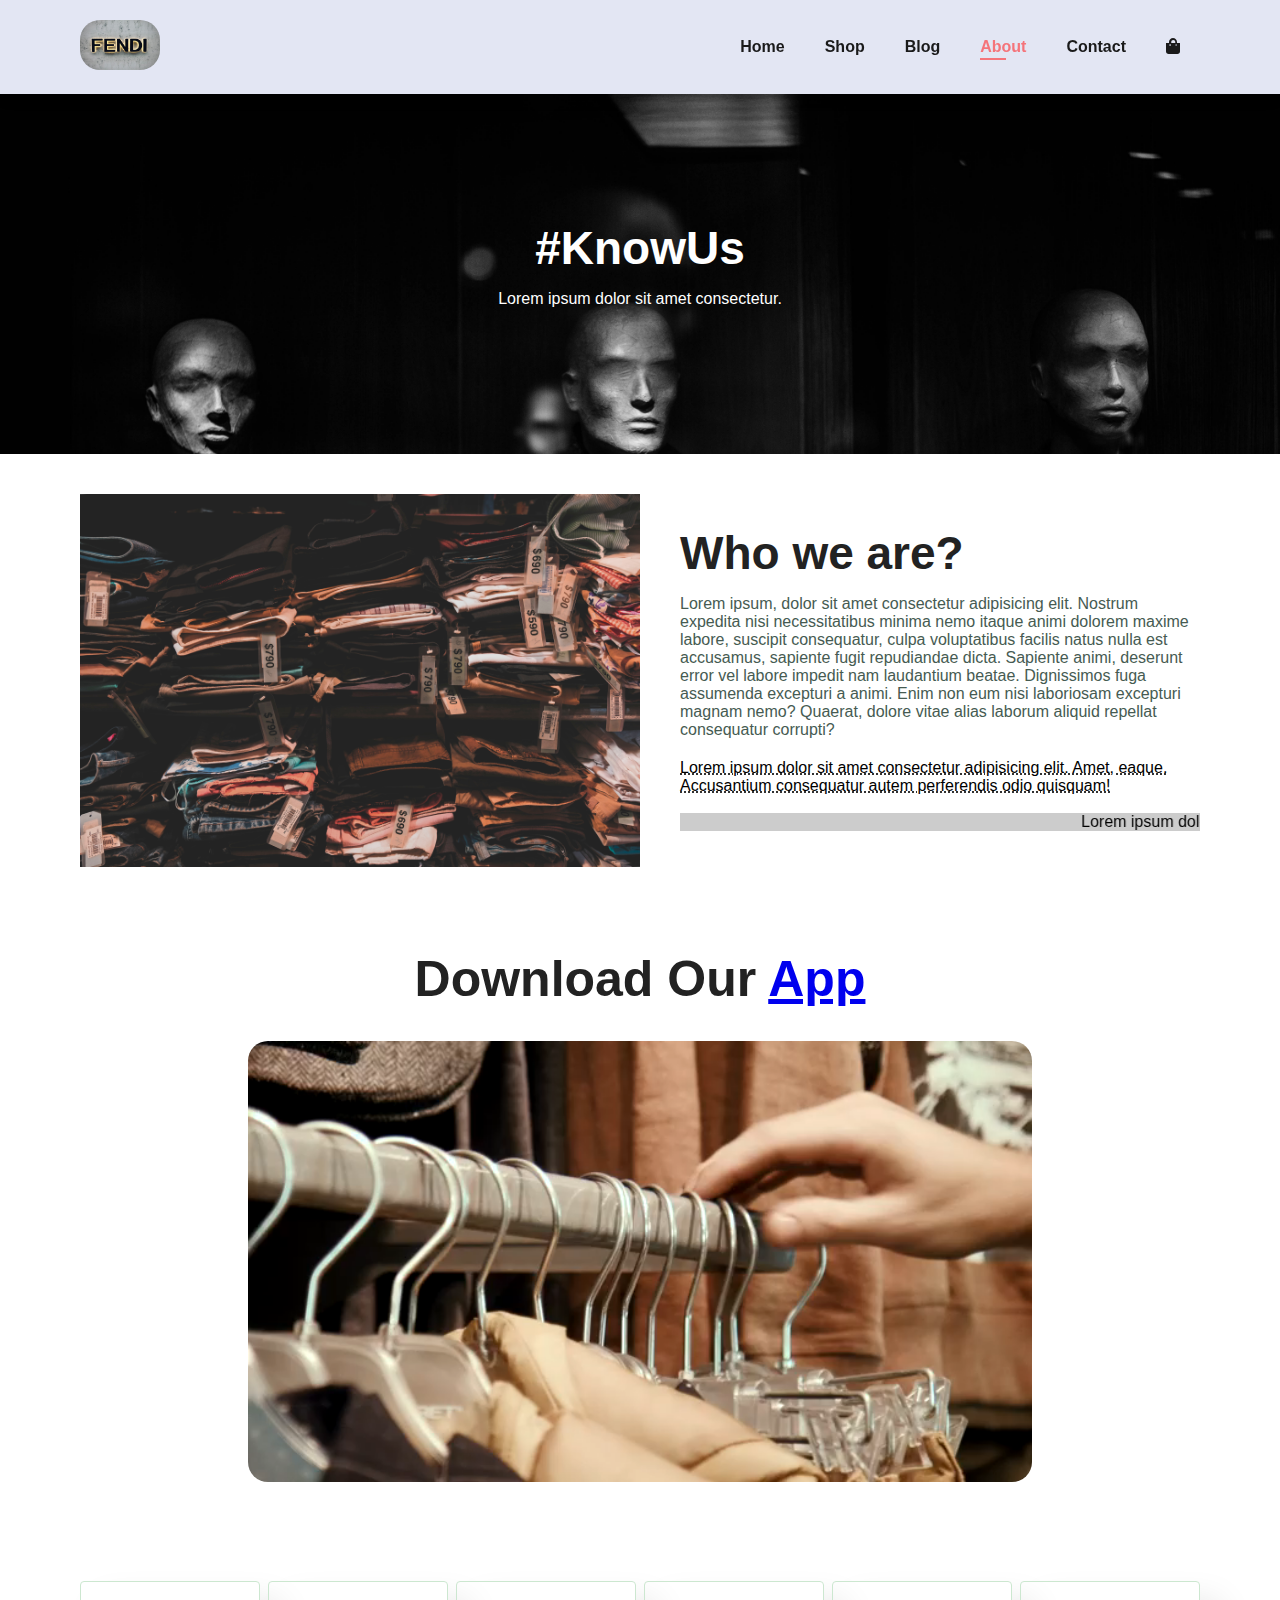
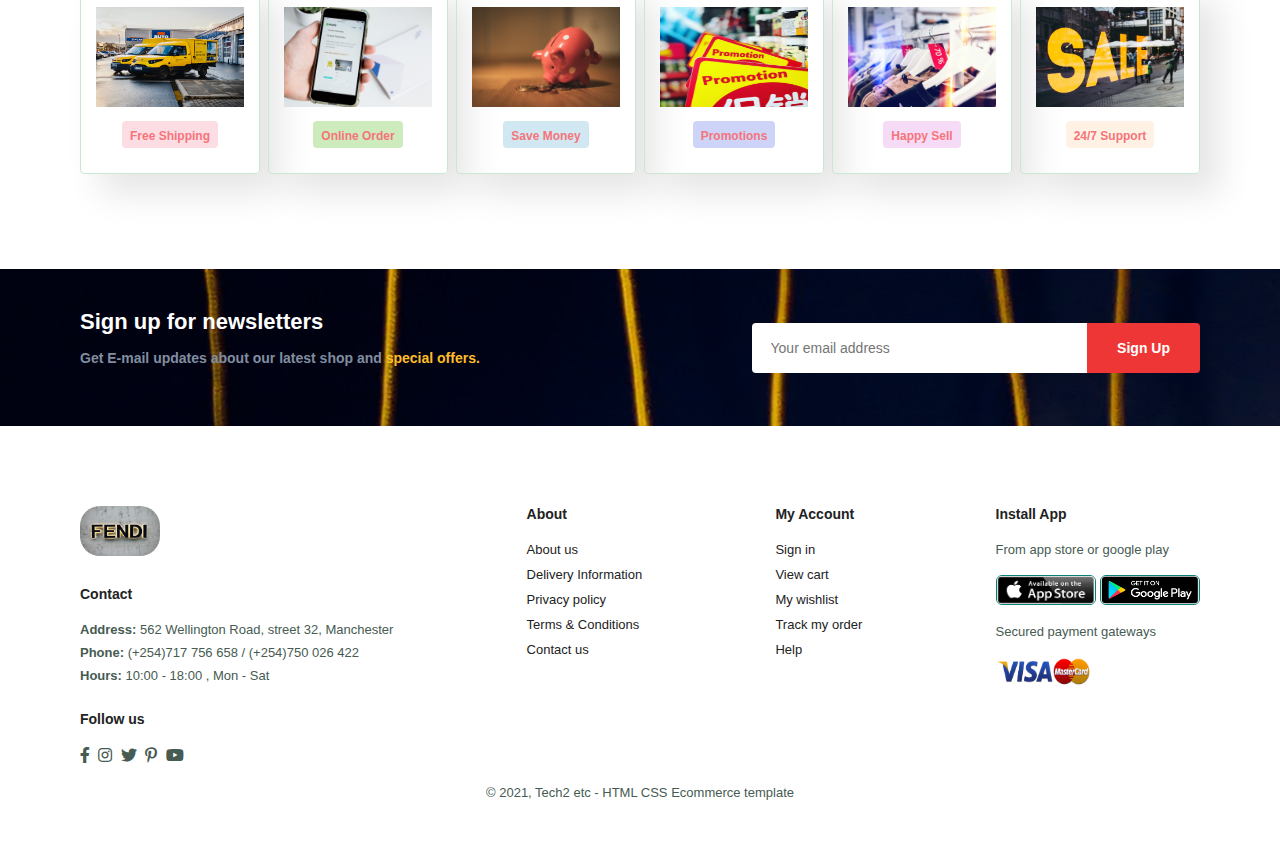
<file: about.html>
<!DOCTYPE html>
<html lang="en">
<head>
    <meta charset="UTF-8">
    <meta http-equiv="X-UA-Compatible" content="IE=edge">
    <meta name="viewport" content="width=device-width, initial-scale=1.0">
    <title>Fashion Store</title>
    <link rel="stylesheet" href="https://use.fontawesome.com/releases/v5.15.4/css/all.css"/>
    <link rel="stylesheet" href="style.css">
</head>
<body>
    <!-- header section -->
    <section id="header">
        <a href="#"><img src="images/logo1.jpg" class="logo" alt=""></a>

        <div>
            <ul id="navbar">
                <li><a href="index.html">Home</a></li>
                <li><a href="shop.html">Shop</a></li>
                <li><a href="blog.html">Blog</a></li>
                <li><a class="active" href="about.html">About</a></li>
                <li><a href="contact.html">Contact</a></li>
                <li id="lg-bag"><a href="cart.html"><i class="fa fa-shopping-bag"></i></a></li>
                <a href="#" id="close"><i class="fas fa-times"></i></a>
            </ul>
        </div>
        <div id="mobile">
            <a href="cart.html"><i class="fa fa-shopping-bag"></i></a>
            <i id="bar" class="fas fa-outdent"></i>
        </div>

    </section>

    <!-- hero section -->
    <section id="page-header" class="about-header"> 
        <h2>#KnowUs</h2>   
        <p>Lorem ipsum dolor sit amet consectetur.</p>
    </section>

    <section id="about-head" class="section-p1">
        <img src="images/bg5.jpg" alt="">
        <div>
            <h2>Who we are?</h2>
            <p>Lorem ipsum, dolor sit amet consectetur adipisicing elit. Nostrum expedita nisi necessitatibus minima nemo itaque animi dolorem maxime labore, suscipit consequatur, culpa voluptatibus facilis natus nulla est accusamus, sapiente fugit repudiandae dicta. Sapiente animi, deserunt error vel labore impedit nam laudantium beatae. Dignissimos fuga assumenda excepturi a animi. Enim non eum nisi laboriosam excepturi magnam nemo? Quaerat, dolore vitae alias laborum aliquid repellat consequatur corrupti?</p>
            <abbr title="">Lorem ipsum dolor sit amet consectetur adipisicing elit. Amet, eaque. Accusantium consequatur autem perferendis odio quisquam!</abbr>
            
            <br><br>

            <marquee bgcolor="#ccc" loop="-1" scrollamounts="5" width="100%">Lorem ipsum dolor sit amet consectetur adipisicing elit. Quibusdam dignissimos labore laudantium, possimus aspernatur tenetur iure molestias temporibus?</marquee>

        </div>

    </section>

    <section id="about-app" class="section-p1">
        <h1>Download Our <a href="#">App</a></h1>
        <div class="video">
            <video autoplay muted loop src="images/app.mp4"></video>
        </div>
    </section>

       <!-- feature section -->
    <section id="feature" class="section-p1">
        <div class="fe-box">
            <img src="images/freeshipping.jpg" alt="">
            <h6>Free Shipping</h6>
        </div>
        <div class="fe-box">
            <img src="images/onlineorder.jpg" alt="">
            <h6>Online Order</h6>
        </div>
        <div class="fe-box">
            <img src="images/savemoney.jpg" alt="">
            <h6>Save Money</h6>
        </div>
        <div class="fe-box">
            <img src="images/promo.jpg" alt="">
            <h6>Promotions</h6>
        </div>
        <div class="fe-box">
            <img src="images/promo2.jpg" alt="">
            <h6>Happy Sell</h6>
        </div>
        <div class="fe-box">
            <img src="images/sale.jpg" alt="">
            <h6>24/7 Support</h6>
        </div>

    </section>

    <!-- newsletter section -->
    <section id="newsletter" class="section-p1 section-m1">
        <div class="newstext">
            <h4>Sign up for newsletters</h4>
            <p>Get E-mail updates about our latest shop and <span>special offers.</span></p>
        </div>
        <div class="form">
            <input type="text" placeholder="Your email address">
            <button class="normal">Sign Up</button>
        </div>

    </section>

    <!-- footer section -->
    <footer class="section-p1">
        <div class="col">
            <img src="images/logo1.jpg" class="logo footer-logo" alt="">
            <h4>Contact</h4>
            <p><strong>Address: </strong>562 Wellington Road, street 32, Manchester</p>
            <p><strong>Phone: </strong>(+254)717 756 658 / (+254)750 026 422</p>
            <p><strong>Hours: </strong>10:00 - 18:00 , Mon - Sat</p>
            <div class="follow">
                <h4>Follow us</h4>
                <div class="icon">
                    <i class="fab fa-facebook-f"></i>
                    <i class="fab fa-instagram"></i>
                    <i class="fab fa-twitter"></i>
                    <i class="fab fa-pinterest-p"></i>
                    <i class="fab fa-youtube"></i>
                </div>
            </div>
        </div>
        <div class="col">
            <h4>About</h4>
            <a href="#">About us</a>
            <a href="#">Delivery Information</a>
            <a href="#">Privacy policy</a>
            <a href="#">Terms & Conditions</a>
            <a href="#">Contact us</a>
        </div>
        <div class="col">
            <h4>My Account</h4>
            <a href="#">Sign in</a>
            <a href="#">View cart</a>
            <a href="#">My wishlist</a>
            <a href="#">Track my order</a>
            <a href="#">Help</a>
        </div>
        <div class="col install">
            <h4>Install App</h4>
            <p>From app store or google play</p>
            <div class="row">
                <img src="images/apps.png" alt="">
                <img src="images/gplay.png" alt="">
            </div>
            <p>Secured payment gateways</p>
            <img src="images/visacard.png" alt="">
        </div>
        <div class="copyright">
            <p>© 2021, Tech2 etc - HTML CSS Ecommerce template</p>
        </div>

    </footer>

<script src="script.js"></script>
</body>
</html>
</file>
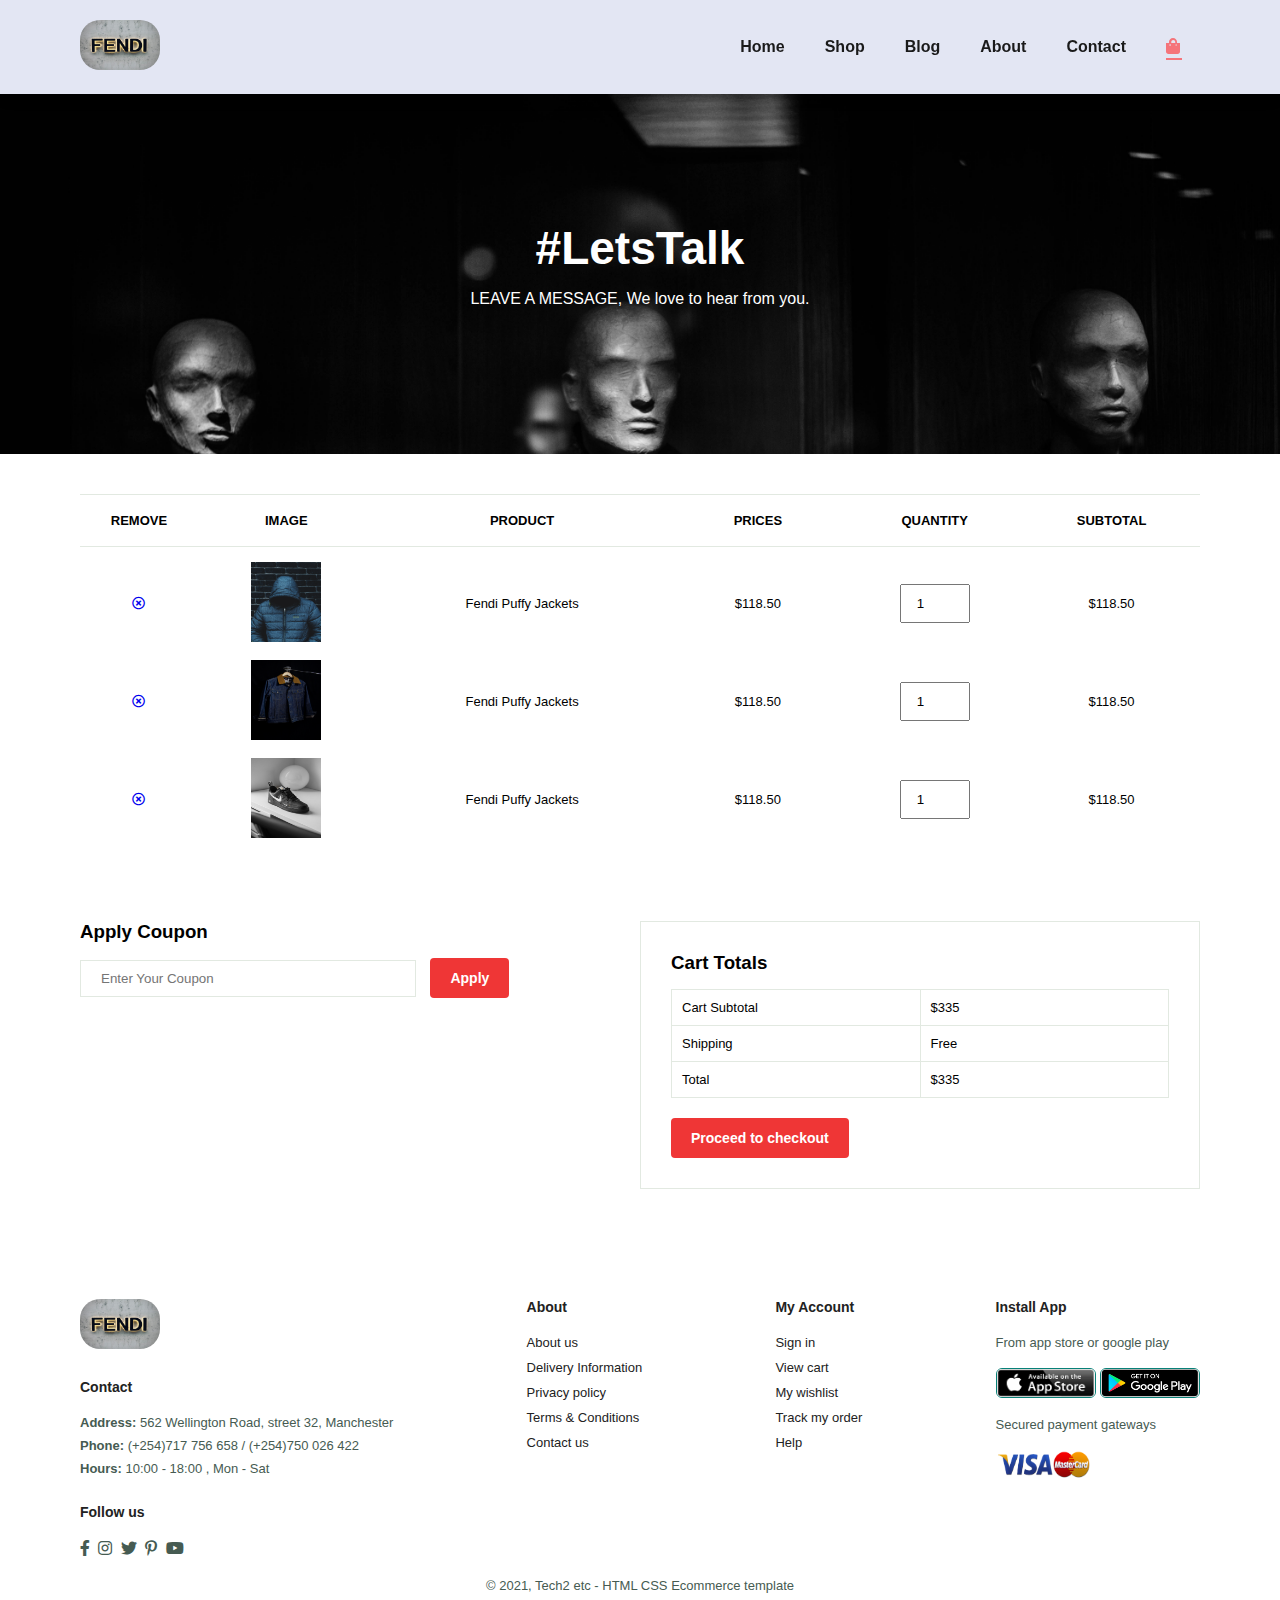
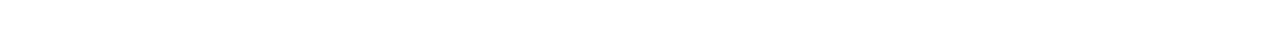
<file: cart.html>
<!DOCTYPE html>
<html lang="en">
<head>
    <meta charset="UTF-8">
    <meta http-equiv="X-UA-Compatible" content="IE=edge">
    <meta name="viewport" content="width=device-width, initial-scale=1.0">
    <title>Fashion Store</title>
    <link rel="stylesheet" href="https://use.fontawesome.com/releases/v5.15.4/css/all.css"/>
    <link rel="stylesheet" href="style.css">
</head>
<body>
    <!-- header section -->
    <section id="header">
        <a href="#"><img src="images/logo1.jpg" class="logo" alt=""></a>

        <div>
            <ul id="navbar">
                <li><a href="index.html">Home</a></li>
                <li><a href="shop.html">Shop</a></li>
                <li><a href="blog.html">Blog</a></li>
                <li><a href="about.html">About</a></li>
                <li><a href="contact.html">Contact</a></li>
                <li id="lg-bag"><a class="active" href="cart.html"><i class="fa fa-shopping-bag"></i></a></li>
                <a href="#" id="close"><i class="fas fa-times"></i></a>
            </ul>
        </div>
        <div id="mobile">
            <a href="cart.html"><i class="fa fa-shopping-bag"></i></a>
            <i id="bar" class="fas fa-outdent"></i>
        </div>

    </section>

    <!-- hero section -->
    <section id="page-header" class="about-header"> 
        <h2>#LetsTalk</h2>   
        <p>LEAVE A MESSAGE, We love to hear from you.</p>
    </section>

    <section id="cart" class="section-p1">
        <table width="100%">
            <thead>
                <tr>
                    <td>Remove</td>
                    <td>Image</td>
                    <td>Product</td>
                    <td>Prices</td>
                    <td>Quantity</td>
                    <td>Subtotal</td>
                </tr>
            </thead>
            <tbody>
                <tr>
                    <td><a href="#"><i class="far fa-times-circle"></i></a></td>
                    <td><img src="images/jkt3.jpg" alt=""></td>
                    <td>Fendi Puffy Jackets</td>
                    <td>$118.50</td>
                    <td><input type="number" value="1"></td>
                    <td>$118.50</td>
                </tr>
                <tr>
                    <td><a href="#"><i class="far fa-times-circle"></i></a></td>
                    <td><img src="images/jkt2.jpg" alt=""></td>
                    <td>Fendi Puffy Jackets</td>
                    <td>$118.50</td>
                    <td><input type="number" value="1"></td>
                    <td>$118.50</td>
                </tr>
                <tr>
                    <td><a href="#"><i class="far fa-times-circle"></i></a></td>
                    <td><img src="images/shoes4.jpg" alt=""></td>
                    <td>Fendi Puffy Jackets</td>
                    <td>$118.50</td>
                    <td><input type="number" value="1"></td>
                    <td>$118.50</td>
                </tr>
            </tbody>
        </table>

    </section>

    <section id="cart-add" class="section-p1">
        <div id="coupon">
            <h3>Apply Coupon</h3>
            <div>
                <input type="text" placeholder="Enter Your Coupon">
                <button class="normal">Apply</button>
            </div>
        </div>

        <div id="subtotal">
            <h3>Cart Totals</h3>
            <table>
                <tr>
                    <td>Cart Subtotal</td>
                    <td>$335</td>
                </tr>
                <tr>
                    <td>Shipping</td>
                    <td>Free</td>
                </tr>
                <tr>
                    <td>Total</td>
                    <td>$335</td>
                </tr>
            </table>
            <button class="normal">Proceed to checkout</button>
        </div>
    </section>

    <!-- footer section -->
    <footer class="section-p1">
        <div class="col">
            <img src="images/logo1.jpg" class="logo footer-logo" alt="">
            <h4>Contact</h4>
            <p><strong>Address: </strong>562 Wellington Road, street 32, Manchester</p>
            <p><strong>Phone: </strong>(+254)717 756 658 / (+254)750 026 422</p>
            <p><strong>Hours: </strong>10:00 - 18:00 , Mon - Sat</p>
            <div class="follow">
                <h4>Follow us</h4>
                <div class="icon">
                    <i class="fab fa-facebook-f"></i>
                    <i class="fab fa-instagram"></i>
                    <i class="fab fa-twitter"></i>
                    <i class="fab fa-pinterest-p"></i>
                    <i class="fab fa-youtube"></i>
                </div>
            </div>
        </div>
        <div class="col">
            <h4>About</h4>
            <a href="#">About us</a>
            <a href="#">Delivery Information</a>
            <a href="#">Privacy policy</a>
            <a href="#">Terms & Conditions</a>
            <a href="#">Contact us</a>
        </div>
        <div class="col">
            <h4>My Account</h4>
            <a href="#">Sign in</a>
            <a href="#">View cart</a>
            <a href="#">My wishlist</a>
            <a href="#">Track my order</a>
            <a href="#">Help</a>
        </div>
        <div class="col install">
            <h4>Install App</h4>
            <p>From app store or google play</p>
            <div class="row">
                <img src="images/apps.png" alt="">
                <img src="images/gplay.png" alt="">
            </div>
            <p>Secured payment gateways</p>
            <img src="images/visacard.png" alt="">
        </div>
        <div class="copyright">
            <p>© 2021, Tech2 etc - HTML CSS Ecommerce template</p>
        </div>

    </footer>


<script src="script.js"></script>
</body>
</html>
</file>
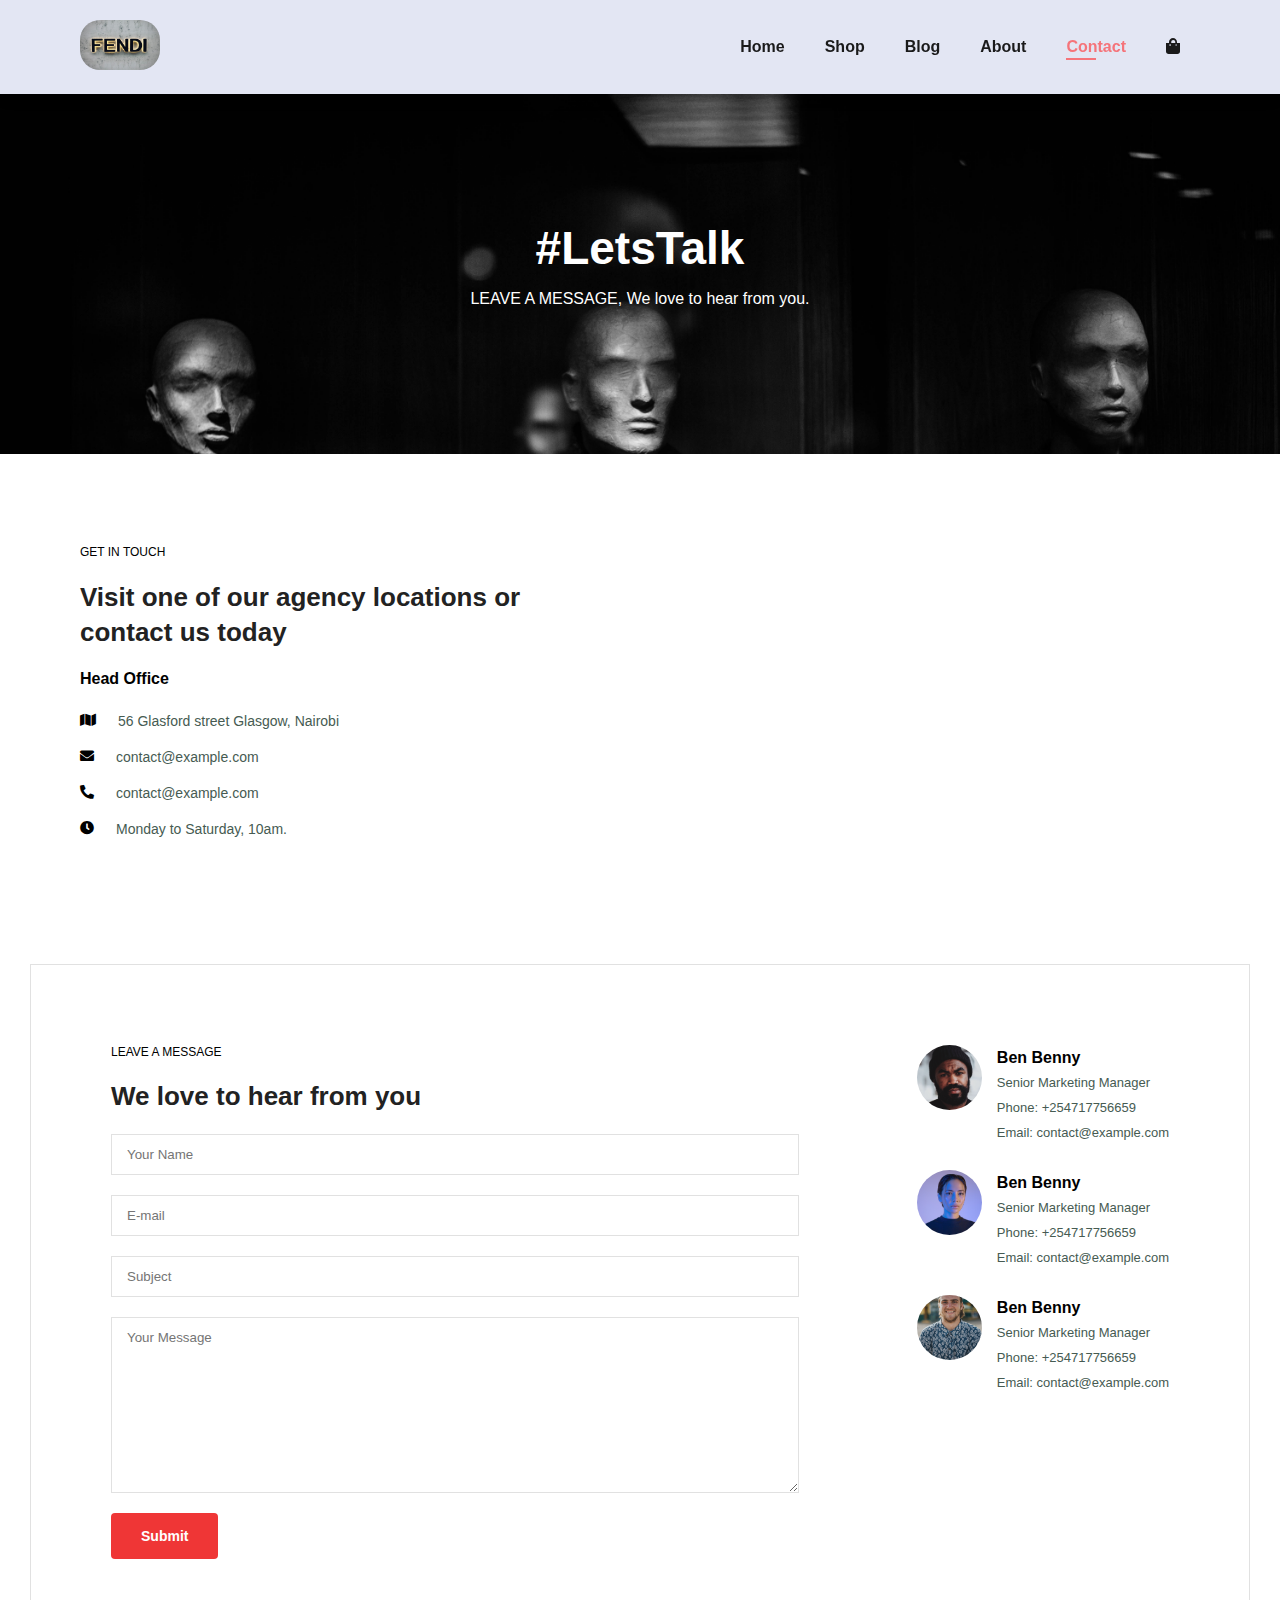
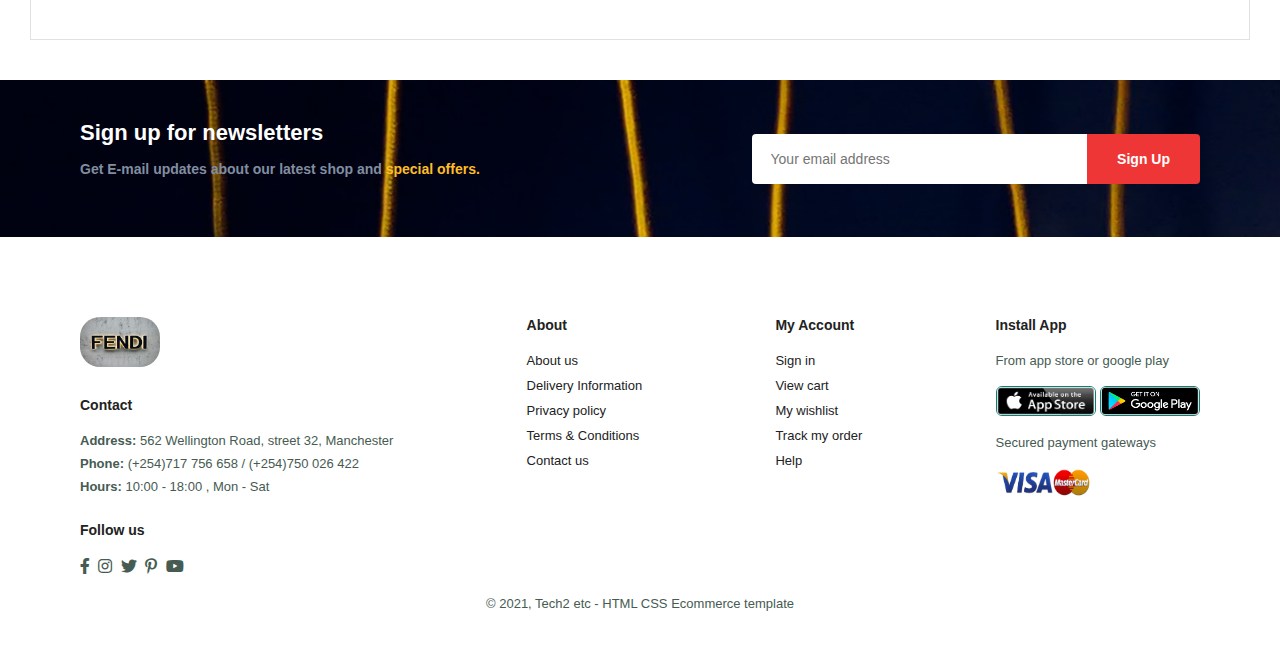
<file: contact.html>
<!DOCTYPE html>
<html lang="en">
<head>
    <meta charset="UTF-8">
    <meta http-equiv="X-UA-Compatible" content="IE=edge">
    <meta name="viewport" content="width=device-width, initial-scale=1.0">
    <title>Fashion Store</title>
    <link rel="stylesheet" href="https://use.fontawesome.com/releases/v5.15.4/css/all.css"/>
    <link rel="stylesheet" href="style.css">
</head>
<body>
    <!-- header section -->
    <section id="header">
        <a href="#"><img src="images/logo1.jpg" class="logo" alt=""></a>

        <div>
            <ul id="navbar">
                <li><a href="index.html">Home</a></li>
                <li><a href="shop.html">Shop</a></li>
                <li><a href="blog.html">Blog</a></li>
                <li><a href="about.html">About</a></li>
                <li><a class="active" href="contact.html">Contact</a></li>
                <li id="lg-bag"><a href="cart.html"><i class="fa fa-shopping-bag"></i></a></li>
                <a href="#" id="close"><i class="fas fa-times"></i></a>
            </ul>
        </div>
        <div id="mobile">
            <a href="cart.html"><i class="fa fa-shopping-bag"></i></a>
            <i id="bar" class="fas fa-outdent"></i>
        </div>

    </section>

    <!-- hero section -->
    <section id="page-header" class="about-header"> 
        <h2>#LetsTalk</h2>   
        <p>LEAVE A MESSAGE, We love to hear from you.</p>
    </section>

    <section id="contact-details" class="section-p1">
        <div class="details">
            <span>GET IN TOUCH</span>
            <h2>Visit one of our agency locations or contact us today</h2>
            <h3>Head Office</h3>
            <div>
                <li>
                    <i class="fas fa-map"></i>
                    <p>56 Glasford street Glasgow, Nairobi</p>
                </li>
                <li>
                    <i class="fas fa-envelope"></i>
                    <p>contact@example.com</p>
                </li>
                <li>
                    <i class="fas fa-phone-alt"></i>
                    <p>contact@example.com</p>
                </li>
                <li>
                    <i class="fas fa-clock"></i>
                    <p>Monday to Saturday, 10am.</p>
                </li>
            </div>
        </div>
        <div class="map">
            <iframe src="https://www.google.com/maps/embed?pb=!1m18!1m12!1m3!1d255282.35869065436!2d36.68257908622975!3d-1.3028602788022774!2m3!1f0!2f0!3f0!3m2!1i1024!2i768!4f13.1!3m3!1m2!1s0x182f1172d84d49a7%3A0xf7cf0254b297924c!2sNairobi!5e0!3m2!1sen!2ske!4v1685890173269!5m2!1sen!2ske" width="600" height="450" style="border:0;" allowfullscreen="" loading="lazy" referrerpolicy="no-referrer-when-downgrade"></iframe>
        </div>

    </section>

    <section id="form-details">
        <form action="">
            <span>LEAVE A MESSAGE</span>
            <h2>We love to hear from you</h2>
            <input type="text" placeholder="Your Name">
            <input type="text" placeholder="E-mail">
            <input type="text" placeholder="Subject">
            <textarea name="" id="" cols="30" rows="10" placeholder="Your Message"></textarea>
            <button class="normal">Submit</button>
        </form>
        
        <div class="people">
            <div>
                <img src="images/p1.jpg" alt="">
                <p><span>Ben Benny</span>Senior Marketing Manager <br> Phone: +254717756659 <br> Email: contact@example.com</p>
            </div>
            <div>
                <img src="images/p2.jpg" alt="">
                <p><span>Ben Benny</span>Senior Marketing Manager <br> Phone: +254717756659 <br> Email: contact@example.com</p>
            </div>
            <div>
                <img src="images/p3.jpg" alt="">
                <p><span>Ben Benny</span>Senior Marketing Manager <br> Phone: +254717756659 <br> Email: contact@example.com</p>
            </div>
        </div>

    </section>

    <!-- newsletter section -->
    <section id="newsletter" class="section-p1 section-m1">
        <div class="newstext">
            <h4>Sign up for newsletters</h4>
            <p>Get E-mail updates about our latest shop and <span>special offers.</span></p>
        </div>
        <div class="form">
            <input type="text" placeholder="Your email address">
            <button class="normal">Sign Up</button>
        </div>

    </section>

    <!-- footer section -->
    <footer class="section-p1">
        <div class="col">
            <img src="images/logo1.jpg" class="logo footer-logo" alt="">
            <h4>Contact</h4>
            <p><strong>Address: </strong>562 Wellington Road, street 32, Manchester</p>
            <p><strong>Phone: </strong>(+254)717 756 658 / (+254)750 026 422</p>
            <p><strong>Hours: </strong>10:00 - 18:00 , Mon - Sat</p>
            <div class="follow">
                <h4>Follow us</h4>
                <div class="icon">
                    <i class="fab fa-facebook-f"></i>
                    <i class="fab fa-instagram"></i>
                    <i class="fab fa-twitter"></i>
                    <i class="fab fa-pinterest-p"></i>
                    <i class="fab fa-youtube"></i>
                </div>
            </div>
        </div>
        <div class="col">
            <h4>About</h4>
            <a href="#">About us</a>
            <a href="#">Delivery Information</a>
            <a href="#">Privacy policy</a>
            <a href="#">Terms & Conditions</a>
            <a href="#">Contact us</a>
        </div>
        <div class="col">
            <h4>My Account</h4>
            <a href="#">Sign in</a>
            <a href="#">View cart</a>
            <a href="#">My wishlist</a>
            <a href="#">Track my order</a>
            <a href="#">Help</a>
        </div>
        <div class="col install">
            <h4>Install App</h4>
            <p>From app store or google play</p>
            <div class="row">
                <img src="images/apps.png" alt="">
                <img src="images/gplay.png" alt="">
            </div>
            <p>Secured payment gateways</p>
            <img src="images/visacard.png" alt="">
        </div>
        <div class="copyright">
            <p>© 2021, Tech2 etc - HTML CSS Ecommerce template</p>
        </div>

    </footer>


<script src="script.js"></script>
</body>
</html>
</file>
<file: style.css>
@import url('https://fonts.googleapis.com/css2?family=League+Spartan:wght@100;200;300;400;500;600;700;800;900&display=swap');

* 
{
    margin: 0;
    padding: 0;
    box-sizing: border-box;
    font-family: 'Spartan', sans-serif;
}
.logo {
    width: 80px;
    height: 50px;
    border-radius: 20px;
}
h1 {
    font-size: 50px;
    line-height: 64px;
    color: #222;
}
h2 {
    font-size: 46px;
    line-height: 54px;
    color: #222;
}
h4 {
    font-size: 20px;
    color: #222;
}
h6 {
    font-weight: 700;
    font-size: 12px;
}
p {
    font-size: 16px;
    color: #465b52;
    margin: 15px 0 20px 0;
}

.section-p1 {
    padding: 40px 80px;
}
.section-m1 {
    margin: 40px 0;
}
button.normal {
    font-size: 14px;
    font-weight: 600;
    padding: 15px 30px;
    color: #000;
    background-color: #fff;
    border-radius: 4px;
    cursor: pointer;
    border: none;
    outline: none;
    transition: 0.2s;
}
button.white {
    font-size: 13px;
    font-weight: 600;
    padding: 11px 18px;
    color: #fff;
    background-color: transparent;
    cursor: pointer;
    border: 1px solid #fff;
    outline: none;
    transition: 0.2s;
}

body {
    width: 100%;
}

/* header starts*/
#header {
    display: flex;
    align-items: center;
    justify-content: space-between;
    padding: 20px 80px;
    background: #E3E6F3;
    box-shadow: 0 5px 15px rgba(0, 0, 0, 0.06);
    z-index: 999;
    position: sticky;
    top: 0;
    left: 0;
}
#navbar {
    display: flex;
    align-items: center;
    justify-content: center;
}
#navbar li {
    list-style: none;
    padding: 0 20px;
    position: relative;
}
#navbar li a {
    text-decoration: none;
    font-size: 16px;
    font-weight: 600;
    color: #1a1a1a;
    transition: 0.3s ease;
}
#navbar li a:hover,
#navbar li a.active {
    color: #f5747a;
}
#navbar li a.active::after,
#navbar li a:hover::after {
    content: "";
    width: 30%;
    height: 2px;
    background: #f5747a;
    position: absolute;
    bottom: -4px;
    left: 20px;
}
#mobile {
    display: none;
    align-items: center;
}
#close {
    display: none;
}

/*Home page*/
#hero {
    background-image: url(images/girl3.jpg);
    height: 90vh;
    width: 100%;
    background-size: cover;
    background-position: top 25% right 0;
    padding: 0 80px;
    display: flex;
    flex-direction: column;
    align-items: flex-start;
    justify-content: center;
}
#hero h4 {
    padding-bottom: 15px;
}
#hero h1 {
    color: #f5747a;
}
#hero button {
    background-image: url("images/bgbtn.jpg");
    background-color: transparent;
    color: #f5747a;
    border: 0;
    padding: 14px 80px 14px 65px;
    background-repeat: no-repeat;
    cursor: pointer;
    font-weight: 700;
    font-size: 15px;
    border: none;
}

/*feature section*/
#feature {
    display: flex;
    align-items: center;
    justify-content: space-between;
    flex-wrap: wrap;
}
#feature .fe-box {
    width: 180px;
    text-align: center;
    padding: 25px 15px;
    box-shadow: 20px 20px 34px rgba(0, 0, 0, 0.1);
    border: 1px solid #cce7d0;
    border-radius: 4px;
    margin: 15px 0;
}
#feature .fe-box:hover {
    box-shadow: 10px 10px 54px rgba(70, 62, 221, 0.1);
}
#feature .fe-box h6 {
    display: inline-block;
    padding: 9px 8px 6px 8px;
    line-height: 1;
    border-radius: 4px;
    color: #f5747a;
    background-color: #fddde4;
}
#feature .fe-box img {
    width: 100%;
    height: 100px;
    margin-bottom: 10px;
}
#feature .fe-box:nth-child(2) h6{
    background-color: #cdebbc;
}
#feature .fe-box:nth-child(3) h6{
    background-color: #d1e8f2;
}
#feature .fe-box:nth-child(4) h6{
    background-color: #cdd4f8;
}
#feature .fe-box:nth-child(5) h6{
    background-color: #f6dbf6;
}
#feature .fe-box:nth-child(6) h6{
    background-color: #fff2e5;
}

/*featuured products section*/
#product1 {
    text-align: center;
}
#product1 .pro-container {
    display: flex;
    justify-content: space-between;
    padding-top: 20px;
    flex-wrap: wrap;
}
#product1 .pro {
    width: 23%;
    min-width: 250px;
    padding: 10px 12px;
    border: 1px solid #cce7d0; 
    border-radius: 25px;
    cursor: pointer;
    box-shadow: 20px 20px 30px rgba(0, 0, 0, 0.02);
    margin: 15px 0;
    transition: 0.2s ease;
    position: relative;
}
#product1 .pro:hover {
    box-shadow: 20px 20px 30px rgba(0, 0, 0, 0.06);
}
#product1 .pro img {
    width: 100%;
    height: 75%;
    border-radius: 20px;
}
#product1 .pro .des {
    text-align: start;
    padding: 10px 0;
}
#product1 .pro .des span{
    color: #606063;
    font-size: 10px;
}
#product1 .pro .des h5 {
    padding-top: 7px;
    color: 1a1a1a;
    font-size: 14px;
}
#product1 .pro .des i {
    font-size: 12px;
    color: rgb(243, 181, 25);
}
#product1 .pro .des h4 {
    padding-top: 7px;
    font-size: 15px;
    font-weight: 700;
    color: #f5747a;
}
#product1 .pro .cart {
    width: 40px;
    height: 40px;
    line-height: 40px;
    border-radius: 50px;
    background-color: #e8f6ea;
    color: #f5747a;
    border: 1px solid #cce7d0;
    position: absolute;
    bottom: 20px;
    right: 10px;
}

/*banner section*/
#banner {
    display: flex;
    flex-direction: column;
    justify-content: center;
    align-items: center;
    text-align: center;
    background-image: url(images/bg5.jpg);
    width: 100%;
    height: 40vh;
    background-size: cover;
    background-position: center;
}
#banner h4 {
    color: #fff;
    font-size: 16px;
}
#banner h2 {
    color: #fff;
    font-size: 30px;
    padding: 10px 0;
}
#banner h2 span{
    color: #ef3636;
}
#banner button:hover {
    background: #ef3636;
    color: #fff;
}
/*small banner section*/
#sm-banner {
    display: flex;
    justify-content: space-between;
    flex-wrap: wrap;
}
#sm-banner .banner-box {
    display: flex;
    flex-direction: column;
    justify-content: center;
    align-items: flex-start;
    background-image: url(images/img7.jpg);
    min-width: 580px;
    height: 50vh;
    background-size: cover;
    background-position: center;
    padding: 30px;
}
#sm-banner .banner-box2 {
    background-image: url(images/suit1.jpg);
}
#sm-banner h4 {
    color: #fff;
    font-size: 20px;
    font-weight: 300;
}
#sm-banner h2 {
    color: #fff;
    font-size: 28px;
    font-weight: 800;
}
#sm-banner span {
    color: #fff;
    font-size: 14px;
    font-weight: 500;
    padding-bottom: 15px;
}
#sm-banner .banner-box:hover button {
    background: #ef3636;
    border: 1px solid #ef3636;
}
#banner3 {
    display: flex;
    justify-content: space-between;
    flex-wrap: wrap;
    padding: 0 80px;
}   
#banner3 .banner-box {
    display: flex;
    flex-direction: column;
    justify-content: center;
    align-items: flex-start;
    background-image: url(images/shoes3.jpg);
    min-width: 30%;
    height: 30vh;
    background-size: cover;
    background-position: center;
    padding: 20px;
    margin-bottom: 20px;
}
#banner3 .banner-box2 {
    background-image: url(images/shoes3.jpg);
}
#banner3 .banner-box3 {
    background-image: url(images/shoes3.jpg);
}
#banner3 h2 {
    color: #fff;
    font-weight: 900;
    font-size: 22px;
}
#banner3 h3 {
    color: #ef3636;
    font-weight: 800;
    font-size: 15px;
}

/*newsletter section*/
#newsletter {
    display: flex;
    justify-content: space-between;
    flex-wrap: wrap;
    align-items: center;
    background-image: url(images/bg6.jpg);
    background-repeat: no-repeat;
    background-position: 20% 30%;
    background-color: #041e42;
}
#newsletter h4 {
    font-size: 22px;
    font-weight: 700;
    color: #fff;
}
#newsletter p {
    font-size: 14px;
    font-weight: 600;
    color: #818ea0;
}
#newsletter p span {
    color:#ffbd27;
}
#newsletter .form {
    display: flex;
    width: 40%;
}
#newsletter input {
    height: 3.125rem;
    padding: 0 1.25em;
    font-size: 14px;
    width: 100%;
    border: 1px solid transparent;
    border-radius: 4px;
    outline: none;
    border-top-right-radius: 0;
    border-bottom-right-radius: 0;
}
#newsletter button {
    background-color: #ef3636;
    color: #fff;
    white-space: nowrap;
    border-top-left-radius: 0;
    border-bottom-left-radius: 0;
}
footer {
    display: flex;
    flex-wrap: wrap;
    justify-content: space-between;
}
footer .col{
    display: flex;
    flex-direction: column;
    align-items: flex-start;
    margin-bottom: 20px;
}
footer .footer-logo {
    margin-bottom: 30px;
}
footer h4 {
    font-size: 14px;
    padding-bottom: 20px;
}
footer p {
    font-size: 13px;
    margin: 0 0 8px 0;
}
footer a {
    font-size: 13px;
    text-decoration: none;
    color: #222;
    margin-bottom: 10px;
}
footer .follow {
    margin-top: 20px;
}
footer .follow i{
    color: #465b52;
    padding-right: 4px;
    cursor: pointer;
}
footer .install .row img {
    border: 1px solid #088178;
    border-radius: 6px;
}
footer .install img {
    margin: 10px 0 15px 0;
    width: 100px;
    height: 30px;
}
footer .follow i:hover,
footer a:hover {
    color: #ef3636;
}
footer .copyright {
    width: 100%;
    text-align: center;
}

/*shop page*/
#page-header {
    background-image: url(images/bg2.jpg);
    width: 100%;
    height: 40vh;
    background-size: cover;
    display: flex;
    justify-content: center;
    text-align: center;
    flex-direction: column;
    padding: 14px;
}
#page-header h2,
#page-header p {
    color: #fff;
}
#pagination {
    text-align: center;
}
#pagination a {
    text-decoration: none;
    background-color: #ef3636;
    padding: 15px 20px;
    border-radius: 4px;
    color: #fff;
    font-weight: 600;
}
#pagination a i {
    font-size: 16px;
    font-weight: 600;
}

/*single product*/
#pro-details {
    display: flex;
    margin-top: 20px;
}
#pro-details .single-pro-image {
    width: 40%;
    margin-right: 50px;
}
#pro-details #MainImg {
    height: 400px;
} 
.small-img-group {
    display: flex;
    justify-content: space-between;
}
.small-img-col img {
    width: 100%;
    height: 120px;
}
.small-img-col {
   flex-basis: 24%;
    cursor: pointer;
}
#pro-details .single-pro-details {
    width: 50%;
    padding-top: 30px;
}
#pro-details .single-pro-details h4 {
    padding: 40px 0 20px 0;
}
#pro-details .single-pro-details h2 {
    font-size: 26px;
}
#pro-details .single-pro-details select {
    display: block;
    padding: 5px 10px;
    margin-bottom: 10px;
}
#pro-details .single-pro-details input {
    width: 50px;
    height: 47px;
    padding-left: 10px;
    font-size: 16px;
    margin-right: 10px;
}
#pro-details .single-pro-details input:focus {
    outline: none;
}
#pro-details .single-pro-details button {
    background: #ef3636;
    color: #fff;
}
#pro-details .single-pro-details span {
    line-height: 30px;
}

/*blog page*/
#page-header.blog-header {
    background-image: url(images/blog.jpg);
}
#blog {
    padding: 150px 150px 0 150px;
}
#blog .blog-box {
    display: flex;
    align-items: center;
    width: 100%;
    position: relative;
    padding-bottom: 90px;
}
#blog .blog-img {
    width: 50%;
    margin-right: 40px;
}
#blog img {
    width: 100%;
    height: 300px;
    object-fit: cover;
}
#blog .blog-details {
    width: 50%;
}
#blog .blog-details a {
    text-decoration: none;
    font-size: 11px;
    color: #000;
    font-weight: 700;
    position: relative;
    transition: 0.3s;
}
#blog .blog-details a::after {
    content: "";
    width: 50px;
    height: 1px;
    background-color: #000;
    position: absolute;
    top: 4px;
    right: -60px;
}
#blog .blog-details a:hover {
    color: #ef3636;
}
#blog .blog-details a:hover::after {
    background-color: #ef3636;
}
#blog .blog-box h1 {
    position: absolute;
    top: -40px;
    left: 0;
    font-size: 70px;
    font-weight: 700;
    color: #c9cbce;
    z-index: -9;
}

/* about page */
#page-header.about-header {
    background-image: url(images/abt1.jpg);
}
#about-head {
    display: flex;
    align-items: center;
}
#about-head img {
    width: 50%;
    height: auto;
}
#about-head div {
    padding-left: 40px;
}
#about-app {
    text-align: center; 
}
#about-app .video {
    width: 70%;
    height: 100%;
    margin: 30px auto 0 auto;
}
#about-app .video video {
    width: 100%;
    height: 100%;
    border-radius: 20px;
}

/* contact page */
#contact-details {
    display: flex;
    align-items: center;
    justify-content: space-between;
}
#contact-details .details {
    width: 40%;
}
#contact-details .details span,
#form-details form span {
    font-size: 12px;
}
#contact-details .details h2,
#form-details form h2 {
    font-size: 26px;
    line-height: 35px;
    padding: 20px 0;
}
#contact-details .details h3 {
    font-size: 16px;
    padding-bottom: 15px;
}
#contact-details .details li {
    list-style: none;
    display: flex;
    padding: 10px 0;
}
#contact-details .details li i {
    font-size: 14px;
    padding-right: 22px;
}
#contact-details .details li p {
    margin: 0;
    font-size: 14px;
}
#contact-details .map {
    width: 55%;
    height: 400px;
}
#contact-details .map iframe {
    width: 100%;
    height: 100%;
}
#form-details {
    display: flex;
    justify-content: space-between;
    margin: 30px;
    padding: 80px;
    border: 1px solid #e1e1e1;
}
#form-details form {
    width: 65%;
    display: flex;
    flex-direction: column;
    align-items: flex-start;
}
#form-details form input,
#form-details form textarea {
    width: 100%;
    padding: 12px 15px;
    outline: none;
    margin-bottom: 20px;
    border: 1px solid #e1e1e1;
}
#form-details form button {
    background-color: #ef3636;
    color: #fff;
}
#form-details .people div {
    padding-bottom: 25px;
    display: flex;
    align-items: flex-start;
}
#form-details .people div img {
    width: 65px;
    height: 65px;
    object-fit: cover;
    margin-right: 15px;
    border-radius: 100%;
}
#form-details .people div p {
    margin: 0;
    font-size: 13px;
    line-height: 25px;
}
#form-details .people div p span {
    display: block;
    font-size: 16px;
    font-weight: 600;
    color: #000;
}

/* cart page */
#cart {
    overflow-x: auto;
}
#cart table {
    width: 100%;
    border-collapse: collapse;
    table-layout: fixed;
    white-space: nowrap;
}
#cart table img {
    width: 70px;
    height: 80px;
}
#cart table td:nth-child(1) {
    width: 100px;
    text-align: center;
}
#cart table td:nth-child(2) {
    width: 150px;
    text-align: center;
}
#cart table td:nth-child(3) {
    width: 250px;
    text-align: center;
}
#cart table td:nth-child(4),
#cart table td:nth-child(5),
#cart table td:nth-child(6) {
    width: 150px;
    text-align: center;
}
#cart table td:nth-child(5) input {
    width: 70px;
    padding: 10px 5px 10px 15px;
}
#cart table thead {
    border: 1px solid #e2e9e1;
    border-left: none;
    border-right: none;
}
#cart table thead td {
    font-weight: 700;
    text-transform: uppercase;
    font-size: 13px;
    padding: 18px 0;
}
#cart table tbody tr td {
    padding-top: 15px;
}
#cart table tbody td {
    font-size: 13px;
}
#cart-add {
    display: flex;
    flex-wrap: wrap;
    justify-content: space-between;
}
#coupon {
    width: 50%;
    margin-bottom: 30px;
}
#coupon h3,
#subtotal h3 {
    padding-bottom: 15px;
}
#coupon input {
    padding: 10px 20px;
    outline: none;
    width: 60%;
    margin-right: 10px;
    border: 1px solid #e2e9e1;
}
#coupon button,
#subtotal button {
    background-color: #ef3636;
    color: #fff;
    padding: 12px 20px;
}
#subtotal {
    width: 50%;
    margin-bottom: 30px;
    border: 1px solid #e2e9e1;
    padding: 30px;
}
#subtotal table {
    border-collapse: collapse;
    width: 100%;
    margin-bottom: 20px;
}
#subtotal table td {
    width: 50%;
    border: 1px solid #e2e9e1;
    padding: 10px;
    font-size: 13px;
}









/*start media query*/
@media (max-width:799px) {
    #header {
        padding: 20px 40px;
    }
    .section-p1 {
        padding: 40px 40px;
    }
    #navbar {
        display: flex;
        flex-direction: column;
        align-items: flex-start;
        justify-content: flex-start;
        position: fixed;
        top: 0;
        right: -300px;
        height: 100vh;
        width: 300px;
        background-color: #E3E6F3;
        box-shadow: 0 40px 60px rgba(0, 0, 0, 0.1);
        padding: 80px 0 0 10px;
        transition: 0.3s;
    }
    #navbar.active {
        right: 0px;
    }
    #navbar li {
        margin-bottom: 25px;
    }
    #mobile {
        display: flex;
        align-items: center;
    }
    #mobile i {
        color: #1a1a1a;
        font-size: 24px;
        padding-left: 20px;
    }
    #close {
        display: initial;
        position: absolute;
        top: 30px;
        left: 30px;
        color: #222;
        font-size: 24px;
    }
    #lg-bag {
        display: none;
    }
    
    #hero {
        height: 70vh;
        background-position: top 30% right 30%;
        padding: 0 80px;
    }
    #feature {
        justify-content: center;
    }
    #feature .fe-box {
        margin: 15px 15px;
    }
    #product1 .pro-container {
        justify-content: center;
       
    }
    #product1 .pro {
        margin: 15px;
    }
    #banner {
        height: 30vh;
    }
    #sm-banner .banner-box {
        min-width: 100%;
        height: 30vh;
        margin-bottom: 5px;
    }
    #banner3 {
        padding: 0 40px;
    }
    #banner3 .banner-box {
        width: 28%;
    }
    #newsletter .form {
        width: 70%;
    }

    /* contact page */
    #form-details {
        padding: 40px;
    }
    #form-details form {
        width: 50%;
    }
}




@media (max-width: 477px) {
    .section-p1 {
        padding: 20px;
    }
    #header {
        padding: 10px 30px;
    }
    .logo {
        width: 70px;
        height: 40px;
        border-radius: 20px;
    }
    #hero {
        padding: 0 20px;
        background-position: 55%;
    }
    h1 {
        font-size: 38px;
    }
    h2 {
        font-size: 32px;
    }
    #hero button {
        padding: 14px 40px;
        margin-top: 20px;
    }
    #feature {
        justify-content: space-between;
    }
    #feature .fe-box {
        width: 155px;
        margin: 0 0 15px 0;
    }
    #product1 .pro {
        width: 100%;
    }
    #banner {
        height: 40vh;
    }
    #sm-banner .banner-box {
        height: 40vh;
    }
    #sm-banner .banner-box2 {
        margin-top: 10px;
    }
    #banner3 {
        padding: 0 20px;
    }
    #banner3 .banner-box {
        width: 100%;
    }
    #newsletter {
        padding: 40px 20px;
    }
    #newsletter .form {
        width: 100%;
    }

    /*single product*/
    #pro-details {
        display: flex;
        flex-direction: column;
    }
    #pro-details .single-pro-image {
        width: 100%;
        margin-right: 0px;
    }
    #pro-details .single-pro-details {
        width: 100%;
    }

    /* blog section */
    #blog {
        padding: 100px 20px 0 20px;
    }
    #blog .blog-box {
        display: flex;
        flex-direction: column;
        align-items: flex-start;
    }
    #blog .blog-img {
        width: 100%;
        margin-right: 0px;
        margin-bottom: 30px;
    }
    #blog .blog-details {
        width: 100%;
    }

    /* about page */
    #about-head {
        flex-direction: column;
    }
    #about-head img {
        width: 100%;
        margin-bottom: 20px;
    }
    #about-head div {
        padding-left: 0px;
    }
    #about-app .video {
        width: 100%;
    }

    /* contact page */
    #contact-details {
        flex-direction: column;
    }
    #contact-details .details {
        width: 100%;
        margin-bottom: 30px;
    }
    #contact-details .map {
        width: 100%;
    }
    #form-details {
        margin: 10px;
        padding: 30px 10px;
        flex-wrap: wrap;
    }
    #form-details form {
        width: 100%;
        margin-bottom: 30px;
    }

    /* cart page */
    #cart-add {
        flex-direction: column;
    }
    #coupon {
        width: 100%;
    }
    #subtotal {
        width: 100%;
        padding: 20px;
    }
}
</file>
